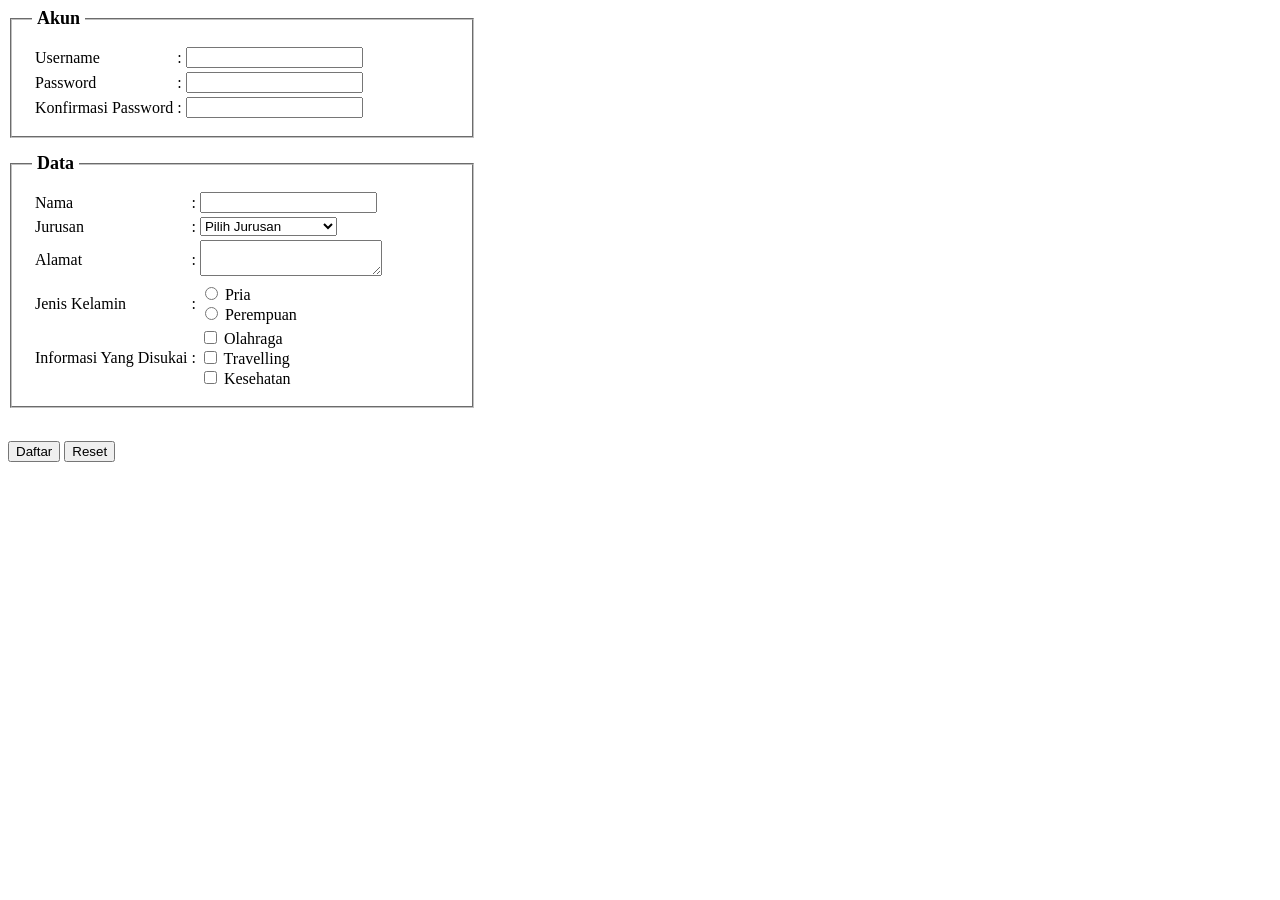
<file: tugas2.html>
<!doctype html>
<html lang="en">
  <head>
    <meta charset="UTF-8" />
    <meta name="viewport" content="width=device-width, initial-scale=1.0" />
    <title>FORMULIR PENDATAAN DIRI</title>
    <link rel="stylesheet" href="html.css">
  </head>
  <body>
    <form>
      <fieldset>
        <legend>Akun</legend>

        <table>
          <tr>
            <td><label for="username">Username</label></td>
            <td>:</td>
            <td>
              <input type="text" id="username" name="username" />
            </td>
          </tr>

          <tr>
            <td><label for="password">Password</label></td>
            <td>:</td>
            <td>
              <input type="password" id="password" name="password" />
            </td>
          </tr>

          <tr>
            <td><label for="konfirmasi">Konfirmasi Password</label></td>
            <td>:</td>
            <td>
              <input type="password" id="konfirmasi" name="konfirmasi" />
            </td>
          </tr>
        </table>
      </fieldset>

      <fieldset>
        <legend>Data</legend>

        <table>
          <tr>
            <td><label for="nama">Nama</label></td>
            <td>:</td>
            <td>
              <input type="text" id="nama" name="nama" />
            </td>
          </tr>

          <tr>
            <td>Jurusan</td>
            <td>:</td>
            <td>
              <select id="jurusan" name="jurusan">
                <option value="">Pilih Jurusan</option>
                <option value="ti">Teknologi Informasi</option>
                <option value="si">Sistem Informasi</option>
                <option value="ilkom">Ilmu Komputer</option>
              </select>
            </td>
          </tr>

          <tr>
            <td>Alamat</td>
            <td>:</td>
            <td><textarea id="alamat" name="alamat"></textarea></td>
          </tr>

          <tr>
            <td>Jenis Kelamin</td>
            <td>:</td>
            <td>
              <input type="radio" id="pria" name="gender" value="Pria" />
              <label for="pria">Pria</label>
              <br />

              <input
                type="radio"
                id="perempuan"
                name="gender"
                value="Perempuan"
              />
              <label for="perempuan">Perempuan</label>
            </td>
          </tr>

          <tr>
            <td>Informasi Yang Disukai</td>
            <td>:</td>
            <td>
              <input
                type="checkbox"
                id="olahraga"
                name="info"
                value="Olahraga"
              />
              <label for="olahraga">Olahraga</label>
              <br />

              <input
                type="checkbox"
                id="travelling"
                name="info"
                value="Travelling"
              />
              <label for="travelling">Travelling</label>
              <br />

              <input
                type="checkbox"
                id="kesehatan"
                name="info"
                value="Kesehatan"
              />
              <label for="kesehatan">Kesehatan</label>
            </td>
          </tr>
        </table>
      </fieldset>

      <br />

      <input type="submit" value="Daftar" />
      <input type="reset" value="Reset" />
    </form>
  </body>
</html>
</file>
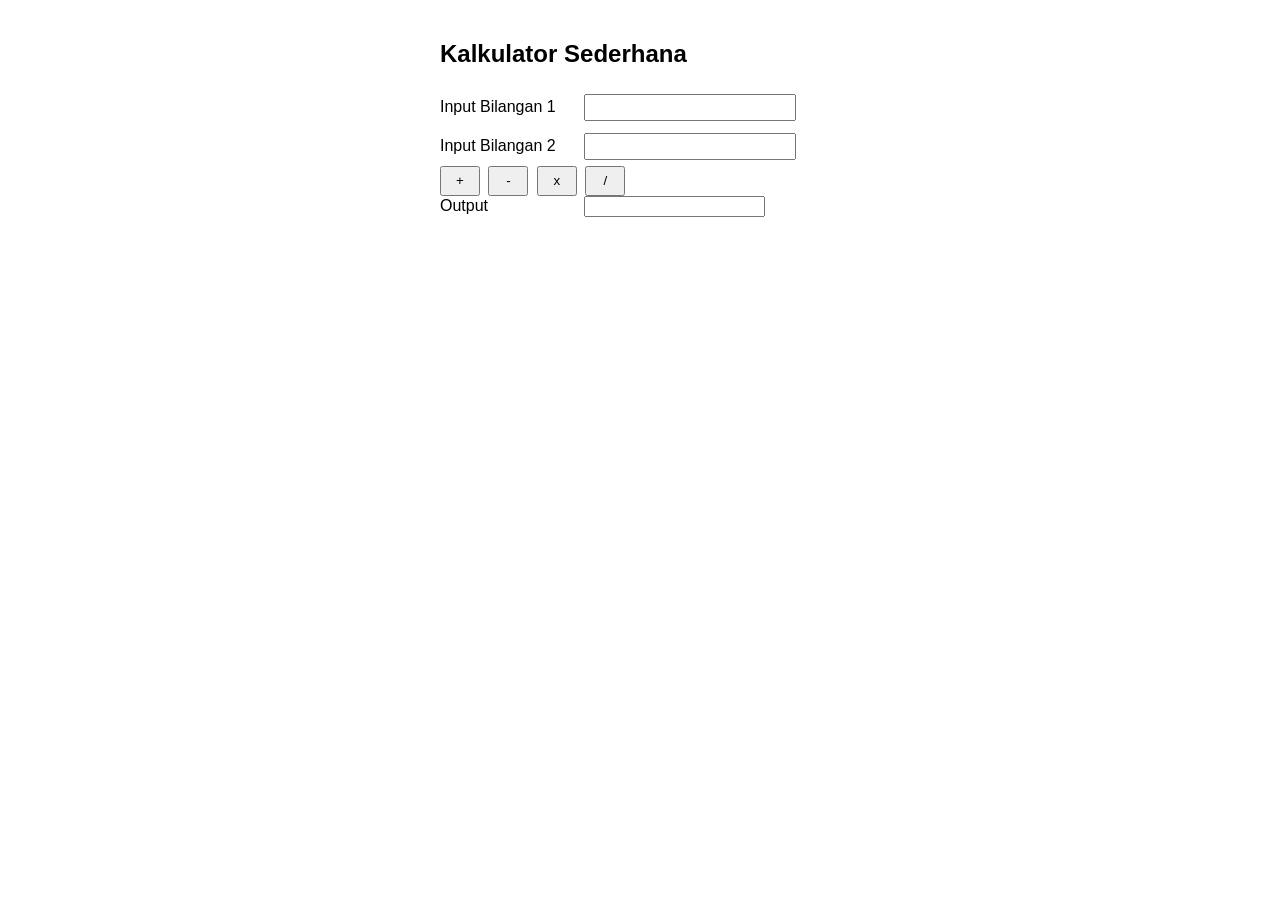
<file: tugas3.html>
<!DOCTYPE html>
<html lang="en">
<head>
    <meta charset="UTF-8">
    <meta name="viewport" content="width=device-width, initial-scale=1.0">
    <title>kalkulator aritmatika sederhana</title>
    <style>
  body { font-family: Arial, sans-serif; max-width: 400px; margin: 40px auto; }
  label { display: inline-block; width: 140px; }
  input[type="number"] { width: 200px; padding: 4px; margin: 6px 0; }
  .ops button { width: 40px; height: 30px; margin-right: 4px; }
  #hasil { font-weight: bold; }
</style>
</head>

<body>
     <h2>Kalkulator Sederhana</h2>

  <form name="formhitung">
    <label for="angka1">Input Bilangan 1</label>
    <input type="number" name="angka1" id="angka1"><br>

    <label for="angka2">Input Bilangan 2</label>
    <input type="number" name="angka2" id="angka2"><br>

    <div class="ops">
      <button type="button" onclick="hitung('+')">+</button>
      <button type="button" onclick="hitung('-')">-</button>
      <button type="button" onclick="hitung('x')">x</button>
      <button type="button" onclick="hitung('/')">/</button>
    </div>

    <label for="hasil">Output</label>
    <input type="text" id="hasil" readonly>
  </form>

  <script>
    function hitung(operator) {
      let bil1 = parseFloat(document.formhitung.angka1.value);
      let bil2 = parseFloat(document.formhitung.angka2.value);
      let hasil;

      if (isNaN(bil1) || isNaN(bil2)) {
        alert("Isi kedua bilangan terlebih dahulu!");
        return;
      }

      switch (operator) {
        case '+':
          hasil = bil1 + bil2;
          break;
        case '-':
          hasil = bil1 - bil2;
          break;
        case 'x':
          hasil = bil1 * bil2;
          break;
        case '/':
          if (bil2 === 0) {
            alert("Tidak bisa membagi dengan nol!");
            return;
          }
          hasil = bil1 / bil2;
          break;
      }

      document.getElementById("hasil").value = hasil;
    }
  </script>
</body>
</html>
</file>
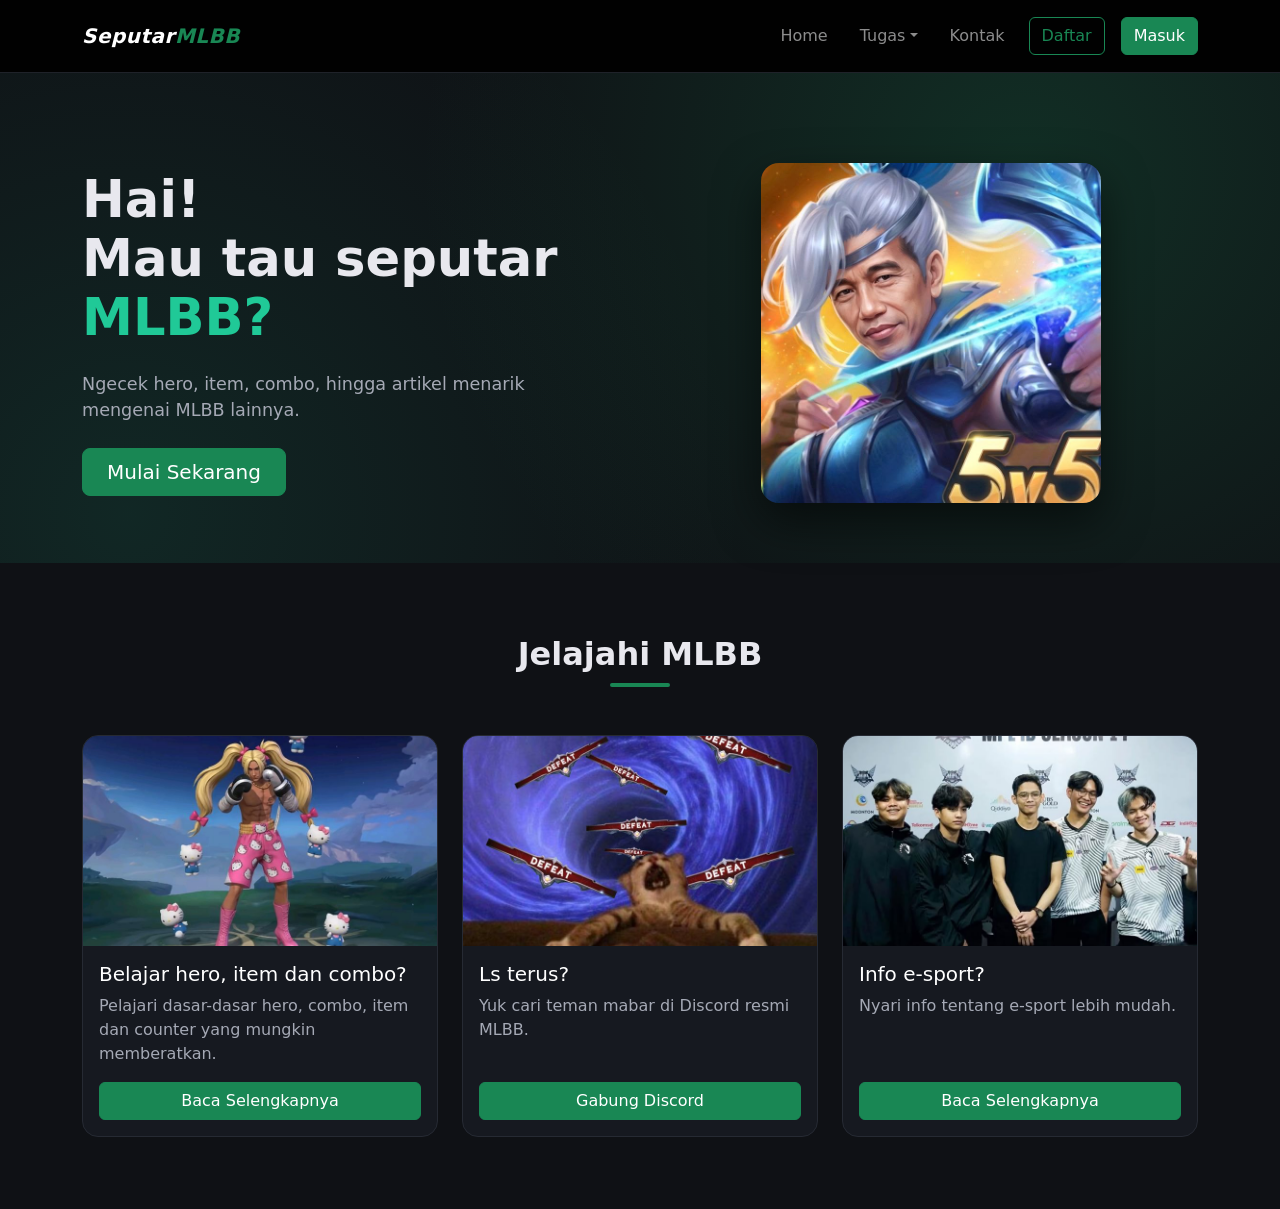
<file: tugas4.html>
<!DOCTYPE html>
<html lang="id">
<head>
  <meta charset="UTF-8">
  <meta name="viewport" content="width=device-width, initial-scale=1.0">
  <title>Tugas 4 - SeputarMLBB</title>
  <link href="https://cdn.jsdelivr.net/npm/bootstrap@5.2.3/dist/css/bootstrap.min.css" rel="stylesheet">
  <style>
    html { scroll-behavior: smooth; }
    body { background: #0f1115; color: #e8e8ee; }

    /* Navbar */
    .navbar { background: rgba(0, 0, 0, .92); backdrop-filter: blur(6px); border-bottom: 1px solid #1f2229; }
    .navbar-brand { letter-spacing: .5px; }
    .navbar-brand span { color: #198754; }
    .nav-link { transition: color .2s; }
    .nav-link:hover { color: #20c997 !important; }
    .dropdown-menu { background: #161920; border: 1px solid #262a33; }
    .dropdown-item { color: #dcdce4; }
    .dropdown-item:hover { background: #198754; color: #fff; }

    /* Hero */
    .hero { padding: 90px 0 60px;
      background: radial-gradient(circle at 80% 20%, rgba(25,135,84,.25), transparent 55%),
                  radial-gradient(circle at 10% 90%, rgba(32,201,151,.12), transparent 50%); }
    .hero h1 { font-size: clamp(2rem, 5vw, 3.2rem); line-height: 1.15; }
    .hero h1 .accent { color: #20c997; }
    .hero p.lead-text { color: #a5a9b5; font-size: 1.1rem; max-width: 480px; }
    .hero img { border-radius: 18px; box-shadow: 0 18px 45px rgba(0,0,0,.55); max-height: 340px; object-fit: cover; }

    /* Cards */
    .section-title { font-weight: 700; }
    .section-title::after { content: ""; display: block; width: 60px; height: 4px; margin: 10px auto 0;
      border-radius: 4px; background: #198754; }
    .info-card { background: #161920; border: 1px solid #262a33; border-radius: 16px; overflow: hidden;
      transition: transform .25s, box-shadow .25s, border-color .25s; }
    .info-card:hover { transform: translateY(-8px); border-color: #198754; box-shadow: 0 16px 35px rgba(25,135,84,.25); }
    .info-card img { height: 210px; object-fit: cover; }
    .info-card .card-text { color: #a5a9b5; }

    /* Footer */
    footer { background: #000; border-top: 1px solid #1f2229; color: #8c90a0; }
  </style>
</head>
<body>

  <!-- Navbar -->
  <nav class="navbar navbar-expand-lg navbar-dark sticky-top py-3">
    <div class="container">
      <a class="navbar-brand fw-bold fst-italic" href="#home">Seputar<span>MLBB</span></a>
      <button class="navbar-toggler" type="button" data-bs-toggle="collapse" data-bs-target="#navMenu"
              aria-controls="navMenu" aria-expanded="false" aria-label="Toggle navigation">
        <span class="navbar-toggler-icon"></span>
      </button>
      <div class="collapse navbar-collapse justify-content-end" id="navMenu">
        <ul class="navbar-nav align-items-lg-center gap-lg-3">
          <li class="nav-item"><a class="nav-link" href="#home">Home</a></li>
          <li class="nav-item dropdown">
            <a class="nav-link dropdown-toggle" href="#" role="button" data-bs-toggle="dropdown" aria-expanded="false">Tugas</a>
            <ul class="dropdown-menu">
              <li><a class="dropdown-item" href="index.html">Tugas 1</a></li>
              <li><a class="dropdown-item" href="tugas2.html">Tugas 2</a></li>
              <li><a class="dropdown-item" href="tugas3.html">Tugas 3</a></li>
            </ul>
          </li>
          <li class="nav-item"><a class="nav-link" href="https://wa.me/6281436155100" target="_blank" rel="noopener">Kontak</a></li>
          <li class="nav-item"><a class="btn btn-outline-success" href="#">Daftar</a></li>
          <li class="nav-item"><a class="btn btn-success" href="#">Masuk</a></li>
        </ul>
      </div>
    </div>
  </nav>

  <!-- Hero Section -->
  <header id="home" class="hero">
    <div class="container">
      <div class="row align-items-center g-5">
        <div class="col-lg-6">
          <h1 class="fw-bold">Hai!<br>Mau tau seputar <span class="accent">MLBB?</span></h1>
          <p class="lead-text my-4">Ngecek hero, item, combo, hingga artikel menarik mengenai MLBB lainnya.</p>
          <a href="#info" class="btn btn-success btn-lg px-4">Mulai Sekarang</a>
        </div>
        <div class="col-lg-6 text-center">
          <img src="ml.jpg" class="img-fluid" alt="Ilustrasi Mobile Legends: Bang Bang">
        </div>
      </div>
    </div>
  </header>

  <!-- Cards Section -->
  <section id="info" class="container my-5 py-4">
    <h2 class="section-title text-center mb-5">Jelajahi MLBB</h2>
    <div class="row g-4">

      <!-- Card 1 -->
      <div class="col-md-4">
        <div class="card info-card h-100">
          <img src="skin.jpg" class="card-img-top" alt="Hero, item, dan combo MLBB">
          <div class="card-body d-flex flex-column">
            <h5 class="card-title text-white">Belajar hero, item dan combo?</h5>
            <p class="card-text">Pelajari dasar-dasar hero, combo, item dan counter yang mungkin memberatkan.</p>
            <a href="https://share.google/S8K7Gt2LrNEn6VXQh" target="_blank" rel="noopener noreferrer"
               class="btn btn-success mt-auto">Baca Selengkapnya</a>
          </div>
        </div>
      </div>

      <!-- Card 2 -->
      <div class="col-md-4">
        <div class="card info-card h-100">
          <img src="ls.jpg" class="card-img-top" alt="Cari teman mabar di Discord MLBB">
          <div class="card-body d-flex flex-column">
            <h5 class="card-title text-white">Ls terus?</h5>
            <p class="card-text">Yuk cari teman mabar di Discord resmi MLBB.</p>
            <a href="https://discord.com/invite/mobilelegendsbangbang" target="_blank" rel="noopener noreferrer"
               class="btn btn-success mt-auto">Gabung Discord</a>
          </div>
        </div>
      </div>

      <!-- Card 3 -->
      <div class="col-md-4">
        <div class="card info-card h-100">
          <img src="tlid.jpg" class="card-img-top" alt="Info e-sport MLBB">
          <div class="card-body d-flex flex-column">
            <h5 class="card-title text-white">Info e-sport?</h5>
            <p class="card-text">Nyari info tentang e-sport lebih mudah.</p>
            <a href="https://share.google/aMsfTHR1tThJLEgff" target="_blank" rel="noopener noreferrer"
               class="btn btn-success mt-auto">Baca Selengkapnya</a>
          </div>
        </div>
      </div>

    </div>
  </section>

  <script src="https://cdn.jsdelivr.net/npm/bootstrap@5.2.3/dist/js/bootstrap.bundle.min.js"></script>
</body>
</html>
</file>
<file: html.css>
Style · CSS
body {
  font-family: Georgia, "Times New Roman", serif;
  margin: 40px;
}
 
fieldset {
  width: 420px;
  margin-bottom: 15px;
  padding: 15px 20px;
}
 
legend {
  font-weight: bold;
  font-size: 18px;
  padding: 0 5px;
}
 
.row {
  display: flex;
  align-items: center;
  margin-bottom: 12px;
}
 
.row label {
  width: 160px;
}
 
.row input[type="text"],
.row input[type="password"] {
  flex: 1;
  padding: 6px;
  font-size: 14px;
}
 
.options label {
  display: block;
  margin-bottom: 4px;
  width: auto;
}
 
.options input {
  margin-right: 6px;
}
 
.buttons {
  margin-top: 10px;
}
 
.buttons button {
  padding: 6px 18px;
  margin-right: 10px;
  font-size: 14px;
}
</file>
